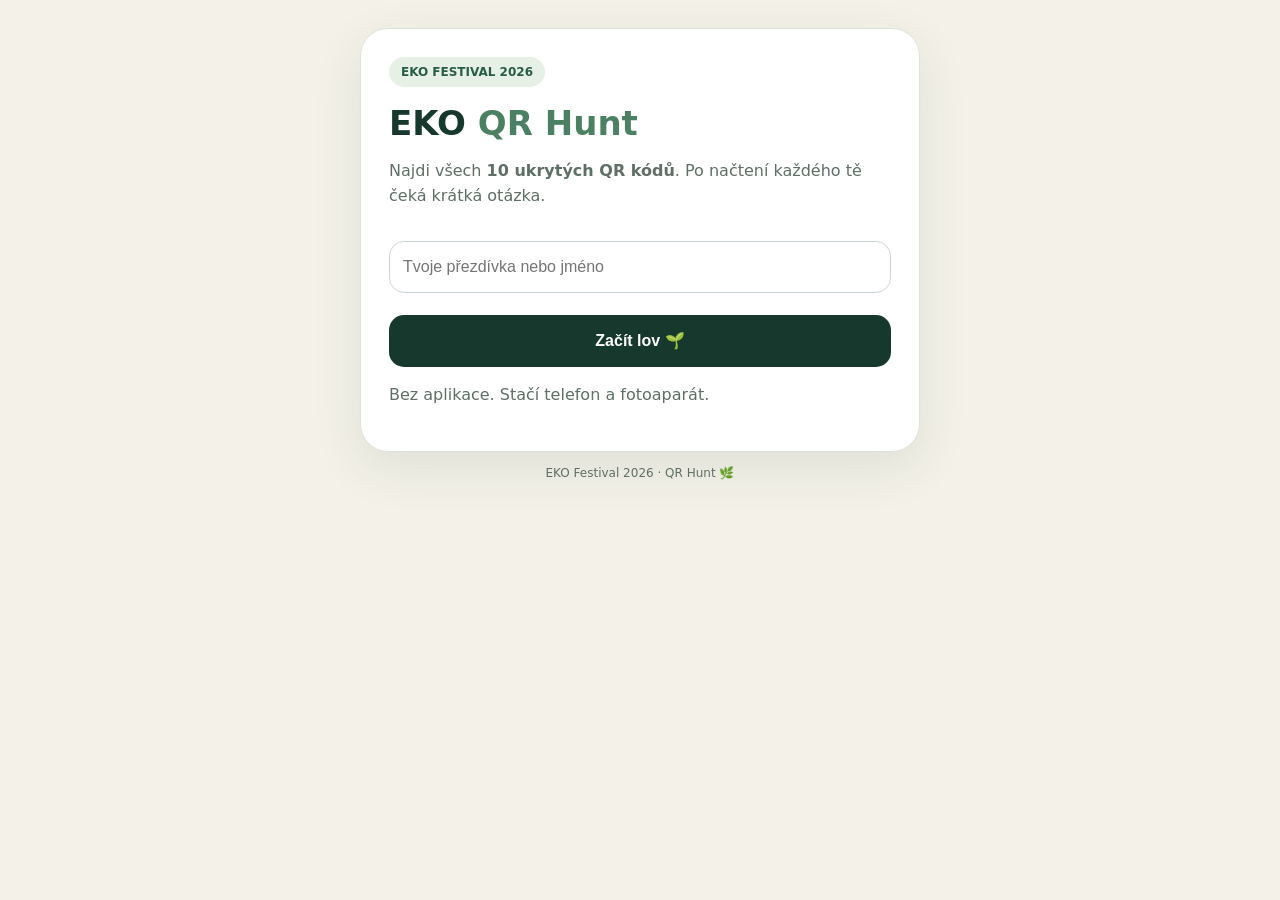
<file: index.html>
<!doctype html><html lang="cs"><meta charset="utf-8"><meta name="viewport" content="width=device-width,initial-scale=1"><title>EKO Festival 2026 – QR Hunt</title><style>body{margin:0;background:#f4f2e8;color:#17382d;font:16px system-ui}.w{max-width:560px;margin:auto;padding:28px 18px}.c{background:#fff;border:1px solid #dce5dc;border-radius:28px;padding:28px;box-shadow:0 16px 50px #17382d18}h1{font-size:34px;margin:16px 0 10px}h1 b{color:#4c8063}p{line-height:1.55;color:#5e6f66}.badge{display:inline-block;background:#e7f0e5;color:#285c46;border-radius:99px;padding:8px 12px;font-size:12px;font-weight:800;text-transform:uppercase}.status{margin:18px 0;padding:17px;border-radius:17px;background:#edf4ed;border:1px solid #dce8dc}.bar{height:10px;background:#e3e9e3;border-radius:99px;overflow:hidden;margin:14px 0 6px}.bar i{display:block;height:100%;background:#4c8063}.q{font-size:20px;font-weight:800;line-height:1.35;margin:20px 0}.opts{display:grid;gap:10px}.opt{display:flex;gap:10px;border:1px solid #d7e1d9;border-radius:15px;padding:14px;background:#fbfcf9;cursor:pointer}.opt input{width:20px}.fb{margin-top:18px;padding:16px;border-radius:17px}.ok{background:#e9f5eb;border:1px solid #c9e1ce}.bad{background:#f8ece9;border:1px solid #ead1ca}.answer{margin-top:10px;padding:10px 12px;border-radius:12px;background:#fff9;line-height:1.45}button,input{width:100%;min-height:52px;border-radius:15px;font-size:16px}button{border:0;background:#17382d;color:#fff;font-weight:800;margin-top:12px;cursor:pointer}input{border:1px solid #cbd8cf;padding:13px;margin:16px 0 10px;box-sizing:border-box}</style><div class=w><div class=c id=a></div><p style="text-align:center;font-size:12px">EKO Festival 2026 · QR Hunt 🌿</p></div><script>const U='https://qmmidefgdflbgbihhdah.supabase.co',K='sb_publishable_4OOU5jtcv3niED36n8j3ag_kB8b4t6Y',N=10,A=document.getElementById('a'),Q={1:['Který organismus se často používá jako bioindikátor kvality ovzduší?',['Pampeliška','Lišejník','Kapradina','Jetel'],1,'Lišejníky jsou citlivé na některé látky znečišťující ovzduší, protože přijímají vodu a živiny přímo z okolí.'],2:['Která část stromu je hlavním místem fotosyntézy?',['Kořeny','Kůra','Listy','Dřevo'],2,'V listech je chlorofyl, který zachycuje světelnou energii pro fotosyntézu.'],3:['Proč mají některé rostliny na povrchu listů voskovou vrstvu?',['Aby přitahovaly opylovače','Aby omezily ztrátu vody','Aby zvýšily příjem oxidu uhličitého','Aby urychlily růst kořenů'],1,'Vosková vrstva neboli kutikula funguje jako ochranná bariéra a omezuje ztrátu vody.'],4:['Která z těchto rostlin dokáže díky symbióze s bakteriemi získávat dusík z atmosféry?',['Slunečnice','Pampeliška','Jetel','Kopřiva'],2,'Bakterie v kořenových hlízkách bobovitých rostlin vážou atmosférický dusík do využitelné formy.'],5:['Co se obvykle stane s fotosyntézou, když rostlina dlouhodobě nemá dostatek světla?',['Výrazně se zpomalí','Zrychlí se','Rostlina začne fotosyntetizovat v kořenech','Nemá to žádný vliv'],0,'Bez dostatku světelné energie fotosyntéza neprobíhá efektivně.'],6:['Co patří mezi nejsilnější dlouhodobé faktory spojené s psychickou pohodou?',['Neustálá produktivita','Kvalitní sociální vztahy','Vyhýbání se všem negativním emocím','Co nejčastější používání sociálních sítí'],1,'Wellbeing je dlouhodobě silně spojen s kvalitou mezilidských vztahů, podporou a důvěrou.'],7:['Proč může pobyt v přírodě pozitivně působit na psychickou pohodu?',['Protože automaticky zvyšuje adrenalin','Protože nahrazuje spánek','Může pomáhat snižovat stres a podporovat regeneraci','Protože člověk v přírodě vždy spálí více kalorií'],2,'Kontakt s přírodou může pomáhat snižovat vnímaný stres a podporovat psychickou regeneraci.'],8:['Která situace je nejlepší příklad mindfulness?',['Jíst oběd a scrollovat sociální sítě','Při chůzi řešit, co ještě musíš stihnout','Při pití kávy vědomě vnímat chuť, vůni a vlastní pocity','Snažit se nemyslet na problémy'],2,'Mindfulness znamená vědomě zaměřit pozornost na přítomný okamžik bez okamžitého hodnocení.'],9:['Která změna jídelníčku může mít obecně největší vliv na jeho uhlíkovou stopu?',['Kupovat jen papírové obaly','Omezit spotřebu potravin živočišného původu','Jíst pouze bio potraviny','Kupovat jen potraviny do 50 km od domova'],1,'Produkce potravin má různou environmentální stopu; u mnoha živočišných produktů bývá vyšší než u rostlinných.'],10:['Který způsob péče o trávník může být z hlediska biodiverzity nejpříznivější?',['Sekat ho velmi často a nízko','Používat pesticidy proti plevelům','Nechat část trávníku růst déle a podporovat různé druhy rostlin','Vysadit pouze jeden druh trávy'],2,'Pestřejší a méně intenzivně sečené plochy poskytují potravu a úkryt mnoha druhům hmyzu.']};const esc=s=>String(s).replace(/[&<>"']/g,x=>({'&':'&amp;','<':'&lt;','>':'&gt;','"':'&quot;',"'":'&#39;'}[x])),getP=()=>localStorage.qrhP,setP=x=>localStorage.qrhP=x,getA=()=>new Set(JSON.parse(localStorage.qrhA||'[]').map(Number)),saveA=s=>localStorage.qrhA=JSON.stringify([...s]);async function api(path,opt={}){let r=await fetch(U+'/rest/v1/'+path,{...opt,headers:{apikey:K,Authorization:'Bearer '+K,'Content-Type':'application/json',Prefer:'return=representation',...(opt.headers||{})}});if(!r.ok)throw Error(await r.text());return r.status==204?[]:r.json()}function reward(f,p){let e=p>=7||f==N;return `<div class=status><b>${e?'🎁 Máš nárok na odměnu!':'🎁 Jak získat odměnu?'}</b><p>${e?'Potom si na stánku <strong>Adoptuj rostlinu</strong> zatoč kolem štěstí a podle toho, co si vytočíš, získáš odměnu! 🎡🌱<br><strong>Každý den od 10:00 do 14:00.</strong>':'Stačí získat alespoň <strong>7 bodů z 10</strong> nebo najít všech <strong>10 QR kódů</strong>. Potom si na stánku <strong>Adoptuj rostlinu</strong> zatoč kolem štěstí a podle toho, co si vytočíš, získáš odměnu! 🎡🌱<br><strong>Každý den od 10:00 do 14:00.</strong>'}</p></div>`}async function rows(p){return api('scans?player=eq.'+encodeURIComponent(p)+'&select=qr_id,correct')}async function render(){let qr=+new URLSearchParams(location.search).get('qr')||0,p=getP();if(!p){A.innerHTML='<div class=badge>EKO Festival 2026</div><h1>EKO <b>QR Hunt</b></h1><p>Najdi všech <strong>10 ukrytých QR kódů</strong>. Po načtení každého tě čeká krátká otázka.</p><input id=n maxlength=40 placeholder="Tvoje přezdívka nebo jméno"><button onclick="let x=n.value.trim();if(x.length<2)return alert(\'Zadej prosím alespoň 2 znaky.\');setP(x);render()">Začít lov 🌱</button><p>Bez aplikace. Stačí telefon a fotoaparát.</p>';return}let at=getA();try{let rs=await rows(p);rs.forEach(x=>at.add(Math.abs(+x.qr_id)));saveA(at);let pts=rs.filter(x=>x.correct===true||x.correct===null).length;if(!qr){let f=at.size;A.innerHTML=`<div class=badge>EKO Festival 2026</div><h1>Tvůj <b>QR Hunt</b></h1><p>Ahoj, <strong>${esc(p)}</strong>! 👋</p><div class=status><b style="font-size:22px">${f} / ${N}</b> QR kódů<div class=bar><i style="width:${f/N*100}%"></i></div>⭐ ${pts} bodů</div>${reward(f,pts)}<p>${f==N||pts>=7?'🎉 Máš nárok na odměnu!':'Hledání pokračuje! Najdi další QR kód a odpověz na otázku.'}</p>`;return}if(!Q[qr])return A.innerHTML='<h1>Neplatné stanoviště</h1>';if(at.has(qr))return A.innerHTML='<div class=badge>Stanoviště '+qr+'</div><h1>✓ Už <b>splněno</b></h1><p>Toto stanoviště už jsi navštívil/a. Hledej další QR kód!</p><button onclick="location.href=\'./\'">Zpět na skóre</button>';let x=Q[qr];A.innerHTML=`<div class=badge>Stanoviště ${qr} z ${N}</div><div class=q>${esc(x[0])}</div><div class=opts>${x[1].map((o,i)=>`<label class=opt><input type=radio name=r value=${i}><span><b>${String.fromCharCode(65+i)})</b> ${esc(o)}</span></label>`).join('')}</div><button id=s>Odpovědět</button><div id=f></div>`;s.onclick=async()=>{let z=document.querySelector('input[name=r]:checked');if(!z)return alert('Vyber prosím odpověď.');s.disabled=true;let ok=+z.value===x[2];at.add(qr);saveA(at);try{await api('scans',{method:'POST',body:JSON.stringify({player:p,qr_id:qr,correct:ok})})}catch(e){s.disabled=false;f.innerHTML='<div class="fb bad"><b>Odpověď se nepodařila uložit.</b><p>Zkus to prosím ještě jednou.</p></div>';return}let chosen=String.fromCharCode(65+ +z.value)+') '+x[1][+z.value],right=String.fromCharCode(65+x[2])+') '+x[1][x[2]];f.innerHTML=`<div class="fb ${ok?'ok':'bad'}"><b>${ok?'🎉 Správně! +1 bod':'❌ Tentokrát ne. 0 bodů'}</b><div class="answer"><strong>Tvoje odpověď:</strong> ${esc(chosen)}<br><strong>Správná odpověď:</strong> ${esc(right)}</div><p><strong>💡 Zajímavost:</strong> ${esc(x[3])}</p><button onclick="location.href='./'">Pokračovat na skóre</button></div>`}}catch(e){A.innerHTML='<h1>Něco se pokazilo</h1><p>Zkus stránku obnovit.</p>'}}render();</script>
</file>
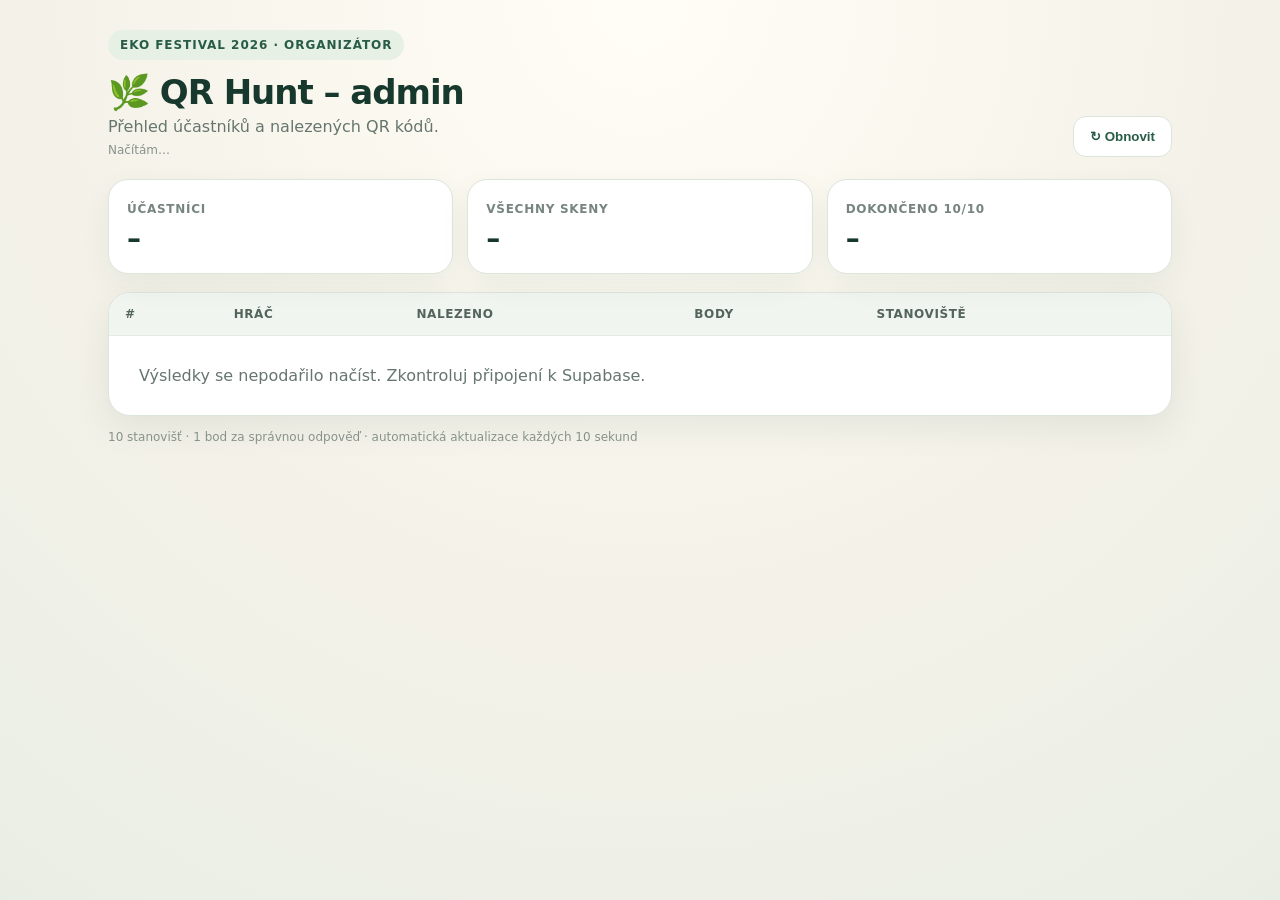
<file: admin.html>
<!doctype html><html lang="cs"><head><meta charset="utf-8"><meta name="viewport" content="width=device-width,initial-scale=1"><title>EKO Festival 2026 – Admin</title><style>:root{font-family:Inter,system-ui,-apple-system,BlinkMacSystemFont,"Segoe UI",sans-serif;color:#17382d;background:#f4f2e8}*{box-sizing:border-box}body{margin:0;min-height:100vh;background:radial-gradient(circle at top,#fffdf5 0,#f4f2e8 55%,#e9eee5 100%)}.wrap{max-width:1100px;margin:auto;padding:30px 18px 50px}.head{display:flex;justify-content:space-between;gap:18px;align-items:end;margin-bottom:22px}.badge{display:inline-block;background:#e7f0e5;color:#285c46;border-radius:999px;padding:8px 12px;font-size:12px;font-weight:800;letter-spacing:.08em;text-transform:uppercase}h1{font-size:34px;margin:12px 0 5px;letter-spacing:-.03em}.muted{color:#66766e}.actions{display:flex;gap:10px}.btn{border:0;border-radius:13px;padding:12px 16px;background:#17382d;color:white;font-weight:800;cursor:pointer}.btn.secondary{background:#fff;color:#285c46;border:1px solid #dce5dc}.stats{display:grid;grid-template-columns:repeat(3,1fr);gap:14px;margin-bottom:18px}.stat{background:#fff;border:1px solid #dce5dc;border-radius:20px;padding:18px;box-shadow:0 10px 30px rgba(23,56,45,.06)}.stat b{display:block;font-size:28px;margin-top:5px}.label{font-size:12px;text-transform:uppercase;letter-spacing:.06em;color:#77857e;font-weight:800}.card{background:#fff;border:1px solid #dce5dc;border-radius:22px;overflow:hidden;box-shadow:0 12px 35px rgba(23,56,45,.08)}table{width:100%;border-collapse:collapse}th,td{padding:14px 16px;border-bottom:1px solid #e4eae5;text-align:left}th{background:#f1f5ef;font-size:12px;text-transform:uppercase;letter-spacing:.05em;color:#53645c}tr:last-child td{border-bottom:0}.count{font-weight:900;font-size:16px}.pill{display:inline-block;padding:5px 9px;border-radius:999px;background:#edf4ed;font-size:12px;font-weight:800}.empty{padding:30px;color:#66766e}.foot{font-size:12px;color:#87928c;margin-top:14px}.updated{font-size:12px;color:#87928c;margin-top:7px}@media(max-width:700px){.head{align-items:flex-start;flex-direction:column}.actions{width:100%}.btn{flex:1}.stats{grid-template-columns:1fr}.card{overflow:auto}table{min-width:620px}}</style></head><body><div class="wrap"><div class="head"><div><div class="badge">EKO Festival 2026 · Organizátor</div><h1>🌿 QR Hunt – admin</h1><div class="muted">Přehled účastníků a nalezených QR kódů.</div><div class="updated" id="updated">Načítám…</div></div><div class="actions"><button class="btn secondary" id="refresh">↻ Obnovit</button></div></div><div class="stats"><div class="stat"><span class="label">Účastníci</span><b id="players">–</b></div><div class="stat"><span class="label">Všechny skeny</span><b id="scans">–</b></div><div class="stat"><span class="label">Dokončeno 10/10</span><b id="complete">–</b></div></div><div class="card"><table><thead><tr><th>#</th><th>Hráč</th><th>Nalezeno</th><th>Body</th><th>Stanoviště</th></tr></thead><tbody id="rows"><tr><td colspan="5" class="empty">Načítám výsledky…</td></tr></tbody></table></div><div class="foot">10 stanovišť · 1 bod za správnou odpověď · automatická aktualizace každých 10 sekund</div></div><script>const SUPABASE_URL="https://qmmidefgdflbgbihhdah.supabase.co",SUPABASE_ANON_KEY="sb_publishable_4OOU5jtcv3niED36n8j3ag_kB8b4t6Y";async function api(path){const r=await fetch(SUPABASE_URL+"/rest/v1/"+path,{headers:{apikey:SUPABASE_ANON_KEY,Authorization:"Bearer "+SUPABASE_ANON_KEY}});if(!r.ok)throw Error(await r.text());return r.json()}function esc(s){return String(s).replace(/[&<>"']/g,c=>({"&":"&amp;","<":"&lt;",">":"&gt;","\"":"&quot;","'":'&#39;'}[c]))}async function run(){try{const scans=await api("scans?select=player,qr_id,correct,created_at&order=created_at.desc");const m={};scans.forEach(x=>{m[x.player]??={scans:new Map(),points:0};if(!m[x.player].scans.has(x.qr_id)){m[x.player].scans.set(x.qr_id,x);if(x.correct)m[x.player].points++}});const list=Object.entries(m).sort((a,b)=>b[1].scans.size-a[1].scans.size||b[1].points-a[1].points||a[0].localeCompare(b[0]));document.getElementById("players").textContent=list.length;document.getElementById("scans").textContent=scans.length;document.getElementById("complete").textContent=list.filter(x=>x[1].scans.size===10).length;const rows=list.map(([p,data],i)=>{const ids=[...data.scans.keys()].sort((a,b)=>a-b);return `<tr><td>${i+1}</td><td><strong>${esc(p)}</strong></td><td class="count">${ids.length}/10</td><td><span class="pill">⭐ ${data.points}</span></td><td>${ids.join(", ")}</td></tr>`}).join("");document.getElementById("rows").innerHTML=rows||'<tr><td colspan="5" class="empty">Zatím nikdo QR kód nenaskenoval.</td></tr>';document.getElementById("updated").textContent="Aktualizováno: "+new Date().toLocaleTimeString("cs-CZ")}catch(e){document.getElementById("rows").innerHTML='<tr><td colspan="5" class="empty">Výsledky se nepodařilo načíst. Zkontroluj připojení k Supabase.</td></tr>'}}document.getElementById("refresh").onclick=run;run();setInterval(run,10000)</script></body></html>
</file>
